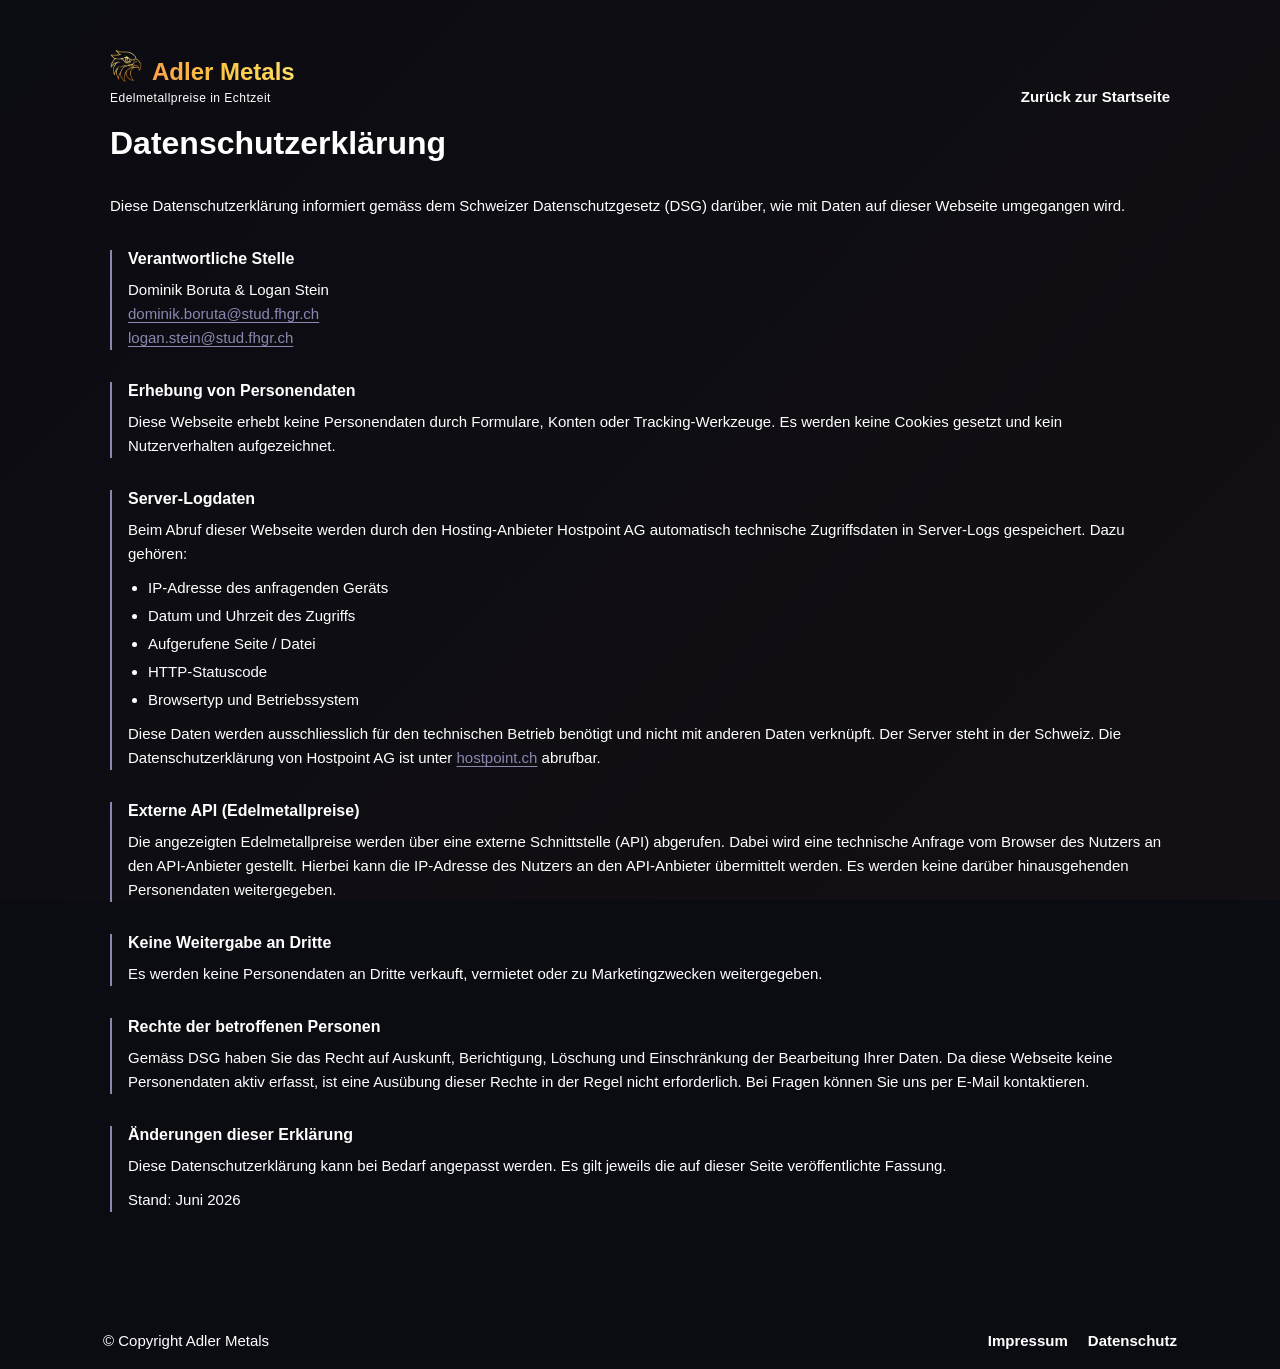
<file: datenschutz.html>
<!doctype html>
<html lang="de">
  <head>
    <meta charset="UTF-8" />
    <meta name="viewport" content="width=device-width, initial-scale=1.0" />
    <title>Datenschutz – Adler Metals</title>
    <link rel="stylesheet" href="style.css" />
  </head>
  <body>
    <div class="layout">
      <header>
        <div class="headercontainer">
          <div class="titlecontainer">
            <div class="logocontainer">
              <img
                class="logo"
                src="assets/img/Adler-Metals-Logo.webp"
                alt="Logo of an Eagle"
              />
            </div>
            <h1 class="site-title">Adler Metals</h1>
          </div>
          <p class="subtitle">Edelmetallpreise in Echtzeit</p>
        </div>
        <div class="navcontainer">
          <nav>
            <a href="index.html">Zurück zur Startseite</a>
          </nav>
        </div>
      </header>

      <main class="legal-page">
        <h2 class="legal-title">Datenschutzerklärung</h2>
        <p class="legal-intro">
          Diese Datenschutzerklärung informiert gemäss dem Schweizer
          Datenschutzgesetz (DSG) darüber, wie mit Daten auf dieser Webseite
          umgegangen wird.
        </p>

        <section class="legal-section">
          <h3>Verantwortliche Stelle</h3>
          <p>
            Dominik Boruta &amp; Logan Stein<br />
            <a href="mailto:dominik.boruta@stud.fhgr.ch"
              >dominik.boruta@stud.fhgr.ch</a
            ><br />
            <a href="mailto:logan.stein@stud.fhgr.ch"
              >logan.stein@stud.fhgr.ch</a
            >
          </p>
        </section>

        <section class="legal-section">
          <h3>Erhebung von Personendaten</h3>
          <p>
            Diese Webseite erhebt keine Personendaten durch Formulare, Konten
            oder Tracking-Werkzeuge. Es werden keine Cookies gesetzt und kein
            Nutzerverhalten aufgezeichnet.
          </p>
        </section>

        <section class="legal-section">
          <h3>Server-Logdaten</h3>
          <p>
            Beim Abruf dieser Webseite werden durch den Hosting-Anbieter
            Hostpoint AG automatisch technische Zugriffsdaten in Server-Logs
            gespeichert. Dazu gehören:
          </p>
          <ul>
            <li>IP-Adresse des anfragenden Geräts</li>
            <li>Datum und Uhrzeit des Zugriffs</li>
            <li>Aufgerufene Seite / Datei</li>
            <li>HTTP-Statuscode</li>
            <li>Browsertyp und Betriebssystem</li>
          </ul>
          <p>
            Diese Daten werden ausschliesslich für den technischen Betrieb
            benötigt und nicht mit anderen Daten verknüpft. Der Server steht in
            der Schweiz. Die Datenschutzerklärung von Hostpoint AG ist unter
            <a
              href="https://www.hostpoint.ch/hostpoint/datenschutz.html"
              target="_blank"
              rel="noopener noreferrer"
              >hostpoint.ch</a
            >
            abrufbar.
          </p>
        </section>

        <section class="legal-section">
          <h3>Externe API (Edelmetallpreise)</h3>
          <p>
            Die angezeigten Edelmetallpreise werden über eine externe
            Schnittstelle (API) abgerufen. Dabei wird eine technische Anfrage
            vom Browser des Nutzers an den API-Anbieter gestellt. Hierbei kann
            die IP-Adresse des Nutzers an den API-Anbieter übermittelt werden.
            Es werden keine darüber hinausgehenden Personendaten weitergegeben.
          </p>
        </section>

        <section class="legal-section">
          <h3>Keine Weitergabe an Dritte</h3>
          <p>
            Es werden keine Personendaten an Dritte verkauft, vermietet oder
            zu Marketingzwecken weitergegeben.
          </p>
        </section>

        <section class="legal-section">
          <h3>Rechte der betroffenen Personen</h3>
          <p>
            Gemäss DSG haben Sie das Recht auf Auskunft, Berichtigung,
            Löschung und Einschränkung der Bearbeitung Ihrer Daten. Da diese
            Webseite keine Personendaten aktiv erfasst, ist eine Ausübung
            dieser Rechte in der Regel nicht erforderlich. Bei Fragen können
            Sie uns per E-Mail kontaktieren.
          </p>
        </section>

        <section class="legal-section">
          <h3>Änderungen dieser Erklärung</h3>
          <p>
            Diese Datenschutzerklärung kann bei Bedarf angepasst werden. Es
            gilt jeweils die auf dieser Seite veröffentlichte Fassung.
          </p>
          <p>Stand: Juni 2026</p>
        </section>
      </main>

    </div>
    <footer>
      <div class="footer">
        <div class="copierightcontainer">
          <p>© Copyright Adler Metals</p>
        </div>
        <div class="footer-navcontainer">
          <nav>
            <a href="impressum.html">Impressum</a>
            <a href="datenschutz.html">Datenschutz</a>
          </nav>
        </div>
      </div>
    </footer>
  </body>
</html>
</file>
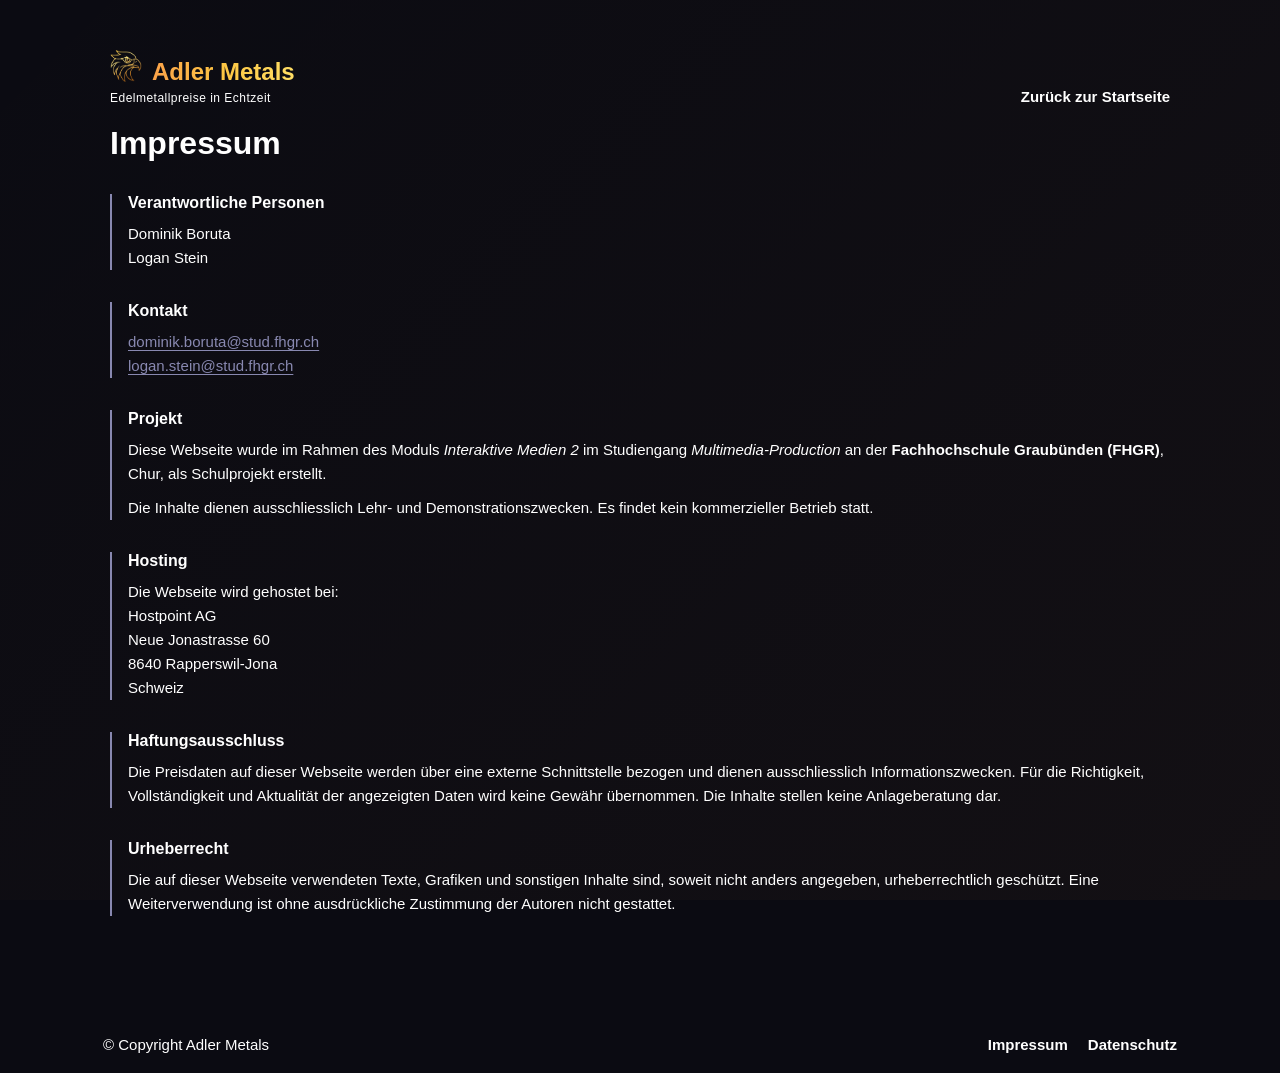
<file: impressum.html>
<!doctype html>
<html lang="de">
  <head>
    <meta charset="UTF-8" />
    <meta name="viewport" content="width=device-width, initial-scale=1.0" />
    <title>Impressum – Adler Metals</title>
    <link rel="stylesheet" href="style.css" />
  </head>
  <body>
    <div class="layout">
      <header>
        <div class="headercontainer">
          <div class="titlecontainer">
            <div class="logocontainer">
              <img
                class="logo"
                src="assets/img/Adler-Metals-Logo.webp"
                alt="Logo of an Eagle"
              />
            </div>
            <h1 class="site-title">Adler Metals</h1>
          </div>
          <p class="subtitle">Edelmetallpreise in Echtzeit</p>
        </div>
        <div class="navcontainer">
          <nav>
            <a href="index.html">Zurück zur Startseite</a>
          </nav>
        </div>
      </header>

      <main class="legal-page">
        <h2 class="legal-title">Impressum</h2>

        <section class="legal-section">
          <h3>Verantwortliche Personen</h3>
          <p>Dominik Boruta<br />Logan Stein</p>
        </section>

        <section class="legal-section">
          <h3>Kontakt</h3>
          <p>
            <a href="mailto:dominik.boruta@stud.fhgr.ch"
              >dominik.boruta@stud.fhgr.ch</a
            ><br />
            <a href="mailto:logan.stein@stud.fhgr.ch"
              >logan.stein@stud.fhgr.ch</a
            >
          </p>
        </section>

        <section class="legal-section">
          <h3>Projekt</h3>
          <p>
            Diese Webseite wurde im Rahmen des Moduls
            <em>Interaktive Medien 2</em> im Studiengang
            <em>Multimedia-Production</em> an der
            <strong>Fachhochschule Graubünden (FHGR)</strong>, Chur, als
            Schulprojekt erstellt.
          </p>
          <p>
            Die Inhalte dienen ausschliesslich Lehr- und Demonstrationszwecken.
            Es findet kein kommerzieller Betrieb statt.
          </p>
        </section>

        <section class="legal-section">
          <h3>Hosting</h3>
          <p>
            Die Webseite wird gehostet bei:<br />
            Hostpoint AG<br />
            Neue Jonastrasse 60<br />
            8640 Rapperswil-Jona<br />
            Schweiz
          </p>
        </section>

        <section class="legal-section">
          <h3>Haftungsausschluss</h3>
          <p>
            Die Preisdaten auf dieser Webseite werden über eine externe
            Schnittstelle bezogen und dienen ausschliesslich
            Informationszwecken. Für die Richtigkeit, Vollständigkeit und
            Aktualität der angezeigten Daten wird keine Gewähr übernommen. Die
            Inhalte stellen keine Anlageberatung dar.
          </p>
        </section>

        <section class="legal-section">
          <h3>Urheberrecht</h3>
          <p>
            Die auf dieser Webseite verwendeten Texte, Grafiken und sonstigen
            Inhalte sind, soweit nicht anders angegeben, urheberrechtlich
            geschützt. Eine Weiterverwendung ist ohne ausdrückliche Zustimmung
            der Autoren nicht gestattet.
          </p>
        </section>
      </main>

    </div>
    <footer>
      <div class="footer">
        <div class="copierightcontainer">
          <p>© Copyright Adler Metals</p>
        </div>
        <div class="footer-navcontainer">
          <nav>
            <a href="impressum.html">Impressum</a>
            <a href="datenschutz.html">Datenschutz</a>
          </nav>
        </div>
      </div>
    </footer>
  </body>
</html>
</file>
<file: style.css>
*,
*::before,
*::after {
  box-sizing: border-box;
}

html,
body {
  margin: 0;
  padding: 0;
}

html {
  width: 100%;
}

/* #region Rootsettings */

:root {
  --textcolor1: #ffffff;
  --textcolor2: #8888b0;
  --green: #4caf7a;
  --red: #c53d3d;

  --gold: #e8b84a;
  --silver: #cbcbcc;
  --platinum: #cbd8f1;
  --palladium: #ddb3e2;

  --bgcolor1: #13131e;
  --bgcolor2: #0b0b12;
  --bgcolor3: #1c1c2a;

  /* Font Sizes */
  --fs-2xs: 0.6875rem;
  --fs-xs: 0.75rem;
  --fs-sm: 0.875rem;
  --fs-md: 1rem;
  --fs-lg: 1.25rem;
  --fs-xl: 1.5rem;
  --fs-display: 3.25rem;

  /*Background-Gradients */
  --bgtotal: linear-gradient(165deg, #08080c, #0e0e1a);
  --bgnews: linear-gradient(165deg, #08080c, #0e0e1a);
  --bgkaufen1: linear-gradient(165deg, #05060c, #13131e);
  --bgkaufen2: linear-gradient(120deg, transparent, rgba(217, 136, 69, 0.4));

  /*Button Gradients*/
  --btn1: linear-gradient(180deg, #39394a, #8888b0);

  /*Metall-Gradients */

  /*Gold*/
  --gold-btn-border: linear-gradient(
    135deg,
    rgba(188, 142, 33, 0.48),
    rgba(255, 204, 84, 0.6)
  );
  --gold-btn-fill: linear-gradient(90deg, #13131e, #1f1a0e);
  --gold-btn-text: linear-gradient(270deg, #fae5b7, #ffd8a5, #fae5b7);

  --gold-border-left: linear-gradient(
    235deg,
    rgba(231, 196, 118, 0.16),
    rgba(255, 204, 84, 0.8)
  );
  --gold-border-right: linear-gradient(
    135deg,
    rgba(231, 196, 118, 0.16),
    rgba(255, 204, 84, 0.8)
  );

  /*Silver*/
  --silver-btn-border: linear-gradient(
    135deg,
    rgba(175, 175, 175, 0.6),
    rgba(239, 239, 239, 0.6)
  );
  --silver-btn-fill: linear-gradient(90deg, #13131e, #29292c);
  --silver-btn-text: linear-gradient(90deg, #ffffff, #c4bfbf, #ffffff);

  --silver-border-left: linear-gradient(
    235deg,
    rgba(92, 100, 115, 0.5),
    #ffffff
  );
  --silver-border-right: linear-gradient(
    135deg,
    rgba(92, 100, 115, 0.5),
    #ffffff
  );

  /*Platinum*/
  --platinum-btn-border: linear-gradient(
    135deg,
    rgba(115, 137, 153, 0.6),
    rgba(192, 229, 255, 0.6)
  );
  --platinum-btn-fill: linear-gradient(90deg, #13131e, #282f34);
  --platinum-btn-text: linear-gradient(90deg, #ffffff, #b2c0d7, #ffffff);

  --platinum-border-left: linear-gradient(
    235deg,
    rgba(92, 100, 115, 0.5),
    #9ccaff
  );
  --platinum-border-right: linear-gradient(
    135deg,
    rgba(92, 100, 115, 0.5),
    #9ccaff
  );

  /*Palladium*/
  --palladium-btn-border: linear-gradient(
    135deg,
    rgba(101, 83, 110, 0.6),
    rgba(195, 161, 212, 0.6)
  );
  --palladium-btn-fill: linear-gradient(90deg, #13131e, #292035);
  --palladium-btn-text: linear-gradient(90deg, #ffffff, #cdcaeb, #ffffff);

  --palladium-border-left: linear-gradient(
    235deg,
    rgba(127, 123, 129, 0.5),
    #b880be
  );
  --palladium-border-right: linear-gradient(
    135deg,
    rgba(127, 123, 129, 0.5),
    #b880be
  );
}

/* #endregion Rootsettings */

.layout {
  display: grid;
  align-items: center;
  justify-content: center;
  grid-template-columns: minmax(0, 1fr);
  gap: 55px;
  max-width: 1114px;
  width: 100%;
  margin-inline: auto;
  padding: 20px;
  flex: 1;
  margin-bottom: 30px;
}

/* #region Header */
body {
  background: var(--bgcolor2);
  background-image: linear-gradient(
    135deg,
    transparent 0%,
    rgba(217, 136, 69, 0.04) 100%
  );
  background-attachment: fixed;
  color: white;
  font-family: "Roboto", sans-serif;
  margin: 0;
  display: flex;
  flex-direction: column;
  min-height: 100vh;
}

header {
  display: flex;
  flex-direction: row;
  justify-content: space-between;
  align-items: last baseline;

  margin-top: 20px;
  width: 100%;
  max-width: 1114px;
  margin-inline: auto;
}

.headercontainer {
  display: flex;
  flex-direction: column;
  gap: 5px;
}

.logocontainer {
  width: 2rem;
}

.logocontainer img {
  height: 2rem;
}

.titlecontainer {
  display: flex;
  flex-direction: row;
  gap: 10px;
}

.site-title {
  font-weight: medium;
  font-size: var(--fs-lg);
  background: linear-gradient(90deg, #fba249, #fdc643, #ffde65);
  -webkit-background-clip: text;
  background-clip: text;
  -webkit-text-fill-color: transparent; /* Fallback for Safari */
  color: transparent;
  padding: 0;
  margin: 0;
  line-height: 0.2; /* Shrinks space on both top AND bottom */
  padding-top: 20px; /* Restores the space on top, effectively only trimming the bottom */
}

.subtitle {
  font-size: var(--fs-xs);
  font-weight: regular;
  padding: 0;
  margin: 0;
  letter-spacing: 0.04em;
}

h1,
h2,
p {
  margin: 0;
  padding: 0;
}

img {
  max-width: 100%;
}

nav {
  display: flex;
  flex-direction: row;
  align-items: flex-start;
  gap: 10px;
}

nav a,
nav a:visited {
  position: relative;
  padding: 0px;
  text-decoration: none;
  color: white;
  font-size: var(--fs-sm);
  font-weight: bold;
  text-align: right;
}

nav a::after {
  content: "";
  position: absolute;
  width: 0;
  height: 2px;
  bottom: -4px;
  left: 0;
  background-color: var(--textcolor2);
  transition: width 0.3s ease-in-out;
}

nav a:hover::after {
  width: 100%;
}

nav a:hover {
  color: var(--textcolor2);
  text-decoration: none;
}

/* #endregion Header */

/* #region Tracker */

.edelmetaltracker_container {
  display: flex;
  flex-direction: column;
  gap: 20px;
  margin-bottom: 20px;
}

/* #region Edelmetalwahl */

.edelmetal_wahl {
  display: flex;
  flex-wrap: nowrap;
  justify-content: flex-start;
  gap: 10px;
  min-width: 0px;
}

.metal-btn {
  flex: 1 1 auto;
  min-width: 80px;
  border-radius: 8px;
  padding: 8px 16px;
  font-weight: 600;
  font-size: var(--fs-md);
  height: 43px;
  border: 1.5px solid transparent;
  display: flex;
  justify-content: center;
  align-items: center;
  cursor: pointer;
}

.metal-btn.gold {
  background:
    var(--gold-btn-fill) padding-box,
    var(--gold-btn-border) border-box;
  min-width: 60px;
}

.metal-btn.gold .metal-icon {
  background: var(--gold-btn-text);
  -webkit-background-clip: text;
  background-clip: text;
  -webkit-text-fill-color: transparent;
  color: transparent;
}

.metal-btn.silver {
  background:
    var(--silver-btn-fill) padding-box,
    var(--silver-btn-border) border-box;
  min-width: 60px;
}

.metal-btn.silver .metal-icon {
  background: var(--silver-btn-text);
  -webkit-background-clip: text;
  background-clip: text;
  -webkit-text-fill-color: transparent;
  color: transparent;
}

.metal-btn.platinum {
  background:
    var(--platinum-btn-fill) padding-box,
    var(--platinum-btn-border) border-box;
}

.metal-btn.platinum .metal-icon {
  background: var(--platinum-btn-text);
  -webkit-background-clip: text;
  background-clip: text;
  -webkit-text-fill-color: transparent;
  color: transparent;
}

.metal-btn.palladium {
  background:
    var(--palladium-btn-fill) padding-box,
    var(--palladium-btn-border) border-box;
}

.metal-btn.palladium .metal-icon {
  background: var(--palladium-btn-text);
  -webkit-background-clip: text;
  background-clip: text;
  -webkit-text-fill-color: transparent;
  color: transparent;
}

/* #endregion Edelmetalwahl */

/* #region Pricetracker */

#price-container {
  border: 1px solid transparent;
  border-radius: 12px;
  padding: 20px;
  display: flex;
  flex-direction: column;
  justify-content: space-between;
  height: 100%;
  min-height: 170px;
}

.price-container-gold {
  background:
    radial-gradient(
        circle at 80% 50%,
        rgba(253, 198, 67, 0.1) 0%,
        transparent 60%
      )
      padding-box,
    linear-gradient(var(--bgcolor1), var(--bgcolor2)) padding-box,
    var(--gold-border-right) border-box;
}

.price-container-silver {
  background:
    radial-gradient(
        circle at 80% 50%,
        rgba(250, 241, 220, 0.1) 0%,
        transparent 60%
      )
      padding-box,
    linear-gradient(var(--bgcolor1), var(--bgcolor2)) padding-box,
    var(--silver-border-right) border-box;
}

.price-container-platinum {
  background:
    radial-gradient(
        circle at 80% 50%,
        rgba(74, 198, 232, 0.1) 0%,
        transparent 60%
      )
      padding-box,
    linear-gradient(var(--bgcolor1), var(--bgcolor2)) padding-box,
    var(--platinum-border-right) border-box;
}

.price-container-palladium {
  background:
    radial-gradient(
        circle at 80% 50%,
        rgba(129, 74, 232, 0.1) 0%,
        transparent 60%
      )
      padding-box,
    linear-gradient(var(--bgcolor1), var(--bgcolor2)) padding-box,
    var(--palladium-border-right) border-box;
}
.price-header {
  display: flex;
  justify-content: space-between;
  align-items: center;
  font-size: var(--fs-sm);
  font-weight: bold;
}

.metal-name {
  text-transform: capitalize;
}

.price-display {
  display: flex;
  flex-direction: column;
  gap: 0px;
}

.liveindicator {
  display: flex;
  align-items: center;
  justify-content: center;
  gap: 5px;
}

.live-dot {
  animation: pulsieren 4s infinite;
  background-color: var(--green);
  border-radius: 50%;
  display: inline-block;
}

@keyframes pulsieren {
  0% {
    width: 4px;
    height: 4px;
    opacity: 40%;
  }
  50% {
    width: 5px;
    height: 5px;
    opacity: 100%;
  }
  100% {
    width: 4px;
    height: 4px;
    opacity: 40%;
  }
}

.live-text {
  color: var(--green);
  font-weight: 700;
}

.price-value {
  font-size: var(--fs-display);
  font-weight: bold;
}

.price-currency,
.slash,
.unit-label,
.change-value,
.change-label {
  font-size: var(--fs-2xs);
}

/* #endregion Pricetracker */

/* #region Währung und Einheits Buttons */

#lottie-btn-oben,
#lottie-btn-unten,
#lottie-btn-2-oben,
#lottie-btn-2-unten {
  width: 100%;
  height: 100%;
  cursor: pointer;
  border: none;
  background: none;
  padding: 0;
  display: flex;
  align-items: flex-start;
  justify-content: flex-start;
}

.waehrungundeinheitcontainer {
  display: flex;
  flex-direction: row;
  gap: 20px;
}

.waehrungscontainer {
  background:
    linear-gradient(var(--bgcolor1), var(--bgcolor1)) padding-box,
    var(--btn1) border-box;
  border: 1px solid transparent;
  border-radius: 12px;
  display: flex;
  flex-direction: column;
  padding: 20px;
  gap: 10px;
}

.einheitscontainer {
  background:
    linear-gradient(var(--bgcolor1), var(--bgcolor1)) padding-box,
    var(--btn1) border-box;
  border: 1px solid transparent;
  border-radius: 12px;
  display: flex;
  flex-direction: column;
  padding: 20px;
  gap: 10px;
}

.btn-einheit {
  background:
    linear-gradient(var(--bgcolor1), var(--bgcolor1)) padding-box,
    var(--btn1) border-box;
  color: var(--textcolor1);
  border: 1px solid transparent;
  border-radius: 12px;
  padding: 10px 20px;
  gap: 10px;
  display: flex;
  align-items: center;
  justify-content: center;
}

.buttoncontainer {
  display: flex;
  flex-direction: column;
  gap: 10px;
}

.btn-waerung {
  background:
    linear-gradient(var(--bgcolor1), var(--bgcolor1)) padding-box,
    var(--btn1) border-box;
  color: var(--textcolor1);
  border: 1px solid transparent;
  border-radius: 12px;
  display: flex;
  align-items: center;
  justify-content: center;
  padding: 10px 20px;
}

.waehrungs-label,
.einheits-label {
  color: var(--textcolor2);
  font-size: var(--fs-2xs);
}

/* #endregion Währung und Einheits Buttons */

/* #region Graphen */

.graphcontainer {
  display: flex;
  flex-direction: column;
  gap: 20px;
}

/* #region Graphencontrolls */

.graphcontrols-container {
  background:
    linear-gradient(var(--bgcolor1), var(--bgcolor1)) padding-box,
    var(--btn1) border-box;
  border: 1px solid transparent;
  border-radius: 12px;
  display: flex;
  flex-direction: column;
  padding: 8px 15px;
  height: 59px;
  gap: 5px;
}

.graphcontrolbtns {
  display: flex;
  flex-direction: row;
  align-items: center;
  justify-content: space-around;
  gap: 15px;
}

.graphcontrols-label {
  color: var(--textcolor2);
  font-size: var(--fs-2xs);
  font-weight: bold;
}

.btn-zeitspanne {
  background:
    linear-gradient(var(--bgcolor1), var(--bgcolor1)) padding-box,
    var(--btn1) border-box;
  color: var(--textcolor1);
  border-radius: 8px;
  padding: 8px 0px;
  font-weight: 600;
  font-size: var(--fs-xs);
  height: 26px;
  width: 65px;
  border: 1.5px solid transparent;
  display: grid;
  place-items: center;
  cursor: pointer;
  display: flex;
  align-items: center;
  justify-content: center;
}

/* #endregion Graphencontrolls */

/* #region graphdisplay */
.graph-header {
  display: flex;
  justify-content: space-between;
  align-items: center;
  font-size: var(--fs-sm);
  font-weight: bold;
}

.graph {
  background:
    linear-gradient(var(--bgcolor1), var(--bgcolor1)) padding-box,
    var(--gold-border-right) border-box;
  border: 1px solid transparent;
  border-radius: 12px;
  display: flex;
  flex-direction: column;
  padding: 20px;
  gap: 10px;
  height: 300px; /* Changed from min-height to height to stop the infinite growth loop */
}

.graph-gold {
  background:
    linear-gradient(var(--bgcolor1), var(--bgcolor1)) padding-box,
    var(--gold-border-right) border-box;
}

.graph-silver {
  background:
    linear-gradient(var(--bgcolor1), var(--bgcolor1)) padding-box,
    var(--silver-border-right) border-box;
}

.graph-platinum {
  background:
    linear-gradient(var(--bgcolor1), var(--bgcolor1)) padding-box,
    var(--platinum-border-right) border-box;
}

.graph-palladium {
  background:
    linear-gradient(var(--bgcolor1), var(--bgcolor1)) padding-box,
    var(--palladium-border-right) border-box;
}

.graphdisplaycontainer {
  background:
    linear-gradient(var(--bgcolor1), var(--bgcolor1)) padding-box,
    var(--btn1) border-box;
  border: 1px solid transparent;
  border-radius: 12px;
  position: relative;
  height: 100%;
  min-height: 200px;
  overflow: hidden;
  padding: 20px;
  gap: 10px;
}

#chart-placeholder {
  display: none; /* Initially hidden, will be shown if there's an error */
  position: absolute;
  top: 50%;
  left: 50%;
  transform: translate(-50%, -50%);
  color: var(--textcolor2);
  font-size: var(--fs-sm);
}

#priceChart {
  display: block;
}

/* #endregion Graphen */

/* #region Nachrichten*/
.newssection {
  background: var(--bgnews) padding-box;
  display: flex;
  flex-direction: column;
  gap: 15px;
}

.newscontainer {
  display: flex;
  flex-direction: column;
  gap: 15px;
}

.news-label {
  font-size: var(--fs-xl);
  font-weight: bold;
  padding-left: 20px;
}

.articlecontainer {
  background:
    linear-gradient(var(--bgcolor1), var(--bgcolor1)) padding-box,
    var(--btn1) border-box;
  border: 1px solid transparent;
  border-radius: 12px;
  display: flex;
  flex-direction: column;
  padding: 20px;
  gap: 10px;
}

.articletitle {
  font-size: var(--fs-md);
}

.articletext {
  font-size: var(--fs-sm);
}

.weiterlesen-button-container {
  display: flex;
  justify-content: flex-end;
}

.weiterlesen-btn {
  background:
    linear-gradient(var(--bgcolor1), var(--bgcolor1)) padding-box,
    var(--btn1) border-box;
  border: 1px solid transparent;
  color: var(--textcolor1);
  font-size: var(--fs-2xs);
  font-weight: bold;
  border-radius: 6px;
  height: 26px;
  width: 71px;
}

/* #endregion Nachrichten*/

/* #region Kaufen Verkaufen Section*/

.kaufen_verkaufen_section {
  display: flex;
  flex-direction: column;
  gap: 20px;
}

.kaufen-label {
  font-weight: bold;
  font-size: var(--fs-xl);
  padding: 0;
  margin-top: 30px;
}

.kaufen_verkaufen_container {
  display: flex;
  flex-direction: column;
  gap: 20px;
}

/* #region Kaufen Verkaufen Interface */

.kaufen_verkaufen_interfacecontainer {
  background:
    linear-gradient(rgba(30, 93, 59, 0.25), rgba(16, 42, 28, 0.15)) padding-box,
    linear-gradient(var(--bgcolor1), var(--bgcolor1)) padding-box,
    var(--btn1) border-box;
  border: 1px solid transparent;
  border-radius: 12px;
  display: flex;
  flex-direction: column;
  padding: 20px;
  gap: 10px;
  min-height: 220px;
}

/* #region Kaufen Verkaufen Header */
.kaufen_verkaufen_header {
  display: flex;
  flex-direction: row;
  gap: 15px;
  margin: 0;
}

.kaufen-label {
  font-size: var(--fs-md);
  font-weight: bold;
  color: var(--textcolor1);
  margin: 0;
  align-self: baseline;
  opacity: 1;
}

.verkaufen-label {
  font-size: var(--fs-md);
  font-weight: bold;
  color: var(--textcolor1);
  opacity: 0.5;
  margin: 0;
  align-self: baseline;
}

/* #region Toggle Button */

.kaufen_verkaufen-btn-toggle {
  background:
    linear-gradient(var(--bgcolor1), var(--bgcolor1)) padding-box,
    var(--btn1) border-box;
  color: var(--textcolor1);
  border: 1px solid transparent;
  border-radius: 10px;
  height: 20px;
  width: 40px;
  gap: 10px;
  position: relative;
  display: flex;
  align-items: center;
}

.btn-toggle {
  display: none;
}

.toggle-label {
  position: absolute;
  inset: 0;
  cursor: pointer;
}

.btn-toggle:checked + .toggle-label::after {
  transform: translateX(20px);
  background: var(--red);
  transition:
    transform 0.3s ease,
    background-color 0.3s ease;
}

.toggle-label::after {
  content: "";
  position: absolute;
  top: 0px;
  height: 18px;
  width: 18px;
  border-radius: 50%;
  background: var(--green);
  left: 0px;
  cursor: pointer;
  transition:
    transform 0.3s ease,
    background-color 0.3s ease;
}

/* #endregion Toggle Button */

/* #endregion Kaufen Verkaufen Header */

.kaufen_verkaufen-interface {
  display: flex;
  flex-direction: column;
  gap: 7px;
}

.menge-label {
  color: var(--textcolor2);
  font-size: var(--fs-xs);
  font-weight: bold;
}

/* #region Mengeneingabe */

.mengeneingabe {
  gap: 10px;
  background:
    linear-gradient(var(--bgcolor1), var(--bgcolor1)) padding-box,
    var(--btn1) border-box;
  border: 1px solid transparent;
  border-radius: 12px;
  position: relative;
  display: flex;
  flex-direction: row;
  height: 100%;
  width: 100%;
  justify-content: space-between;
  align-items: center;
  min-height: 56px;
}

input[type="number"]::-webkit-outer-spin-button,
input[type="number"]::-webkit-inner-spin-button {
  -webkit-appearance: none;
  margin: 0;
}

input[type="number"] {
  -moz-appearance: textfield; /* Firefox */
  appearance: textfield;
}

.mengeneingabeinput {
  background: transparent;
  border: none;
  position: relative;
  font-size: var(--fs-sm);
  color: var(--textcolor1);
  height: 100%;
  margin-left: 20px;
}

.mengeneingabeinput:focus {
  outline: none;
}

.einheitsanzeige {
  background:
    linear-gradient(var(--bgcolor1), var(--bgcolor1)) padding-box,
    var(--btn1) border-box;
  border: none;
  border-left: 1px solid transparent;
  border-radius: 12px;
  border-top-left-radius: 0;
  border-bottom-left-radius: 0;
  display: flex;
  width: 70px;
  align-items: center;
  justify-content: center;
  gap: 2px;
  font-size: var(--fs-md);
  color: var(--textcolor1);
  align-self: stretch;
}

.einheitsanzeige span {
  border: none;
  background: transparent;
  font-weight: bold;
  font-size: var(--fs-sm);
  font-weight: bold;
}

/* #endregion Mengeneingabe */

.kaufen_verkaufen-btn-container {
  position: relative;
  display: flex;
  justify-content: flex-end;
  gap: 10px;
}

.kaufen_verkaufen-btn {
  background:
    linear-gradient(var(--bgcolor1), var(--bgcolor1)) padding-box,
    var(--btn1) border-box;
  color: var(--textcolor1);
  border: 1px solid transparent;
  border-radius: 12px;
  padding: 10px 20px;
  gap: 10px;
  display: flex;
  align-items: center;
  transition: opacity 0.2s ease;
}

#coin-flip-overlay {
  position: absolute;
  width: 80px;
  height: 80px;

  left: 90%;
  top: 40%;

  transform: translate(-50%, -50%);
  pointer-events: none;
  display: none;
  z-index: 10;
}

.coinFlipText {
  position: absolute;
  left: 90%;
  top: 115%;               /* bottom area of animation */
  transform: translateX(-50%);
  font-size: 12px;
  color: var(--textcolor2);
  flex-wrap: nowrap;
  opacity: 0;
  transition: opacity 0.2s ease;
  pointer-events: none;
  z-index: 11;
}

#coin-flip-text {
  opacity: 0;
  transition: opacity 0.2s ease;
}


/* #endregion Kaufen Verkaufen Interface */

/* #region Bestandesrechner */

.bestandsrechnercontainer {
  background:
    linear-gradient(var(--bgcolor1), var(--bgcolor1)) padding-box,
    var(--btn1) border-box;
  border: 1px solid transparent;
  border-radius: 12px;
  display: flex;
  flex-direction: column;
  padding: 20px;
  gap: 10px;
  height: 193px;
}

.bestandesrechner-interface {
  display: flex;
  flex-direction: column;
  gap: 7px;
}

.bestandesrechner-mengeneingabeinput {
  background: transparent;
  border: none;
  position: relative;
  font-size: var(--fs-sm);
  color: var(--textcolor1);
  height: 100%;
  margin-left: 20px;
}

.bestandesrechner-mengeneingabeinput:focus {
  outline: none;
  border: none;
}

.bestandesrechner-einheitsanzeige {
  background:
    linear-gradient(var(--bgcolor1), var(--bgcolor1)) padding-box,
    var(--btn1) border-box;
  border: none;
  border-left: 1px solid transparent;
  border-radius: 12px;
  border-top-left-radius: 0;
  border-bottom-left-radius: 0;
  display: flex;
  width: 70px;
  align-items: center;
  justify-content: center;
  font-size: var(--fs-md);
  color: var(--textcolor1);
  align-self: stretch;
}

.Gesamtwert-interface {
  display: flex;
  flex-direction: column;
  align-items: flex-end;
  justify-content: flex-end;
  gap: 5px;
}

/* #endregion Bestandesrechner */

.kaufen_verkaufen_rechte_spalte,
.kaufen_verkaufen_linke_spalte {
  display: flex;
  flex-direction: column;
  gap: 20px;
}

.kaufen_verkaufen_imagecontainer {
  display: none;
}

/* #endregion Kaufen Verkaufen Section*/

/* Legal Pages */

.legal-page {
  display: flex;
  flex-direction: column;
  gap: 32px;
  padding: 20px 0 40px;
}

.legal-title {
  font-size: var(--fs-xl);
  font-weight: 700;
  color: var(--textcolor1);
  margin: 0;
  padding: 0;
}

.legal-intro {
  color: var(--textcolor1);
  font-size: var(--fs-sm);
  line-height: 1.6;
}

.legal-section {
  display: flex;
  flex-direction: column;
  gap: 10px;
  border-left: 2px solid var(--textcolor2);
  padding-left: 16px;
}

.legal-section h3 {
  font-size: var(--fs-md);
  font-weight: 600;
  color: var(--textcolor1);
  margin: 0;
  padding: 0;
}

.legal-section p,
.legal-section li {
  font-size: var(--fs-sm);
  color: var(--textcolor1);
  line-height: 1.6;
  margin: 0;
  padding: 0;
}

.legal-section ul {
  padding-left: 20px;
  margin: 0;
  display: flex;
  flex-direction: column;
  gap: 4px;
}

.legal-section a,
.legal-section a:visited {
  color: var(--textcolor2);
  text-decoration: underline;
  text-underline-offset: 3px;
}

.legal-section a:hover {
  color: var(--textcolor1);
}

/* Footer */

.footer-navcontainer,
.copierightcontainer {
  min-width: 0;
}

.copierightcontainer {
  font-size: var(--fs-xs);
}

.footer-navcontainer nav a,
.footer-navcontainer nav a:visited {
  font-size: var(--fs-xs);
}

.footer {
  display: flex;
  flex-direction: row;
  justify-content: space-between;
  align-items: center;
  padding: 20px;
  max-width: 1114px;
  margin-inline: auto;
}

/*  Responsive Design graphcontrolbts ab grösser als das grösste Handy */
@media (min-width: 431px) {
  .graphcontrolbtns {
    display: flex;
    justify-content: flex-start;
    gap: 20px;
  }
}

/*  Responsive Design Tablet */

@media (min-width: 600px) {
  /* Font Sizes Tablet */
  :root {
    --fs-2xs: 0.6875rem;
    --fs-xs: 0.75rem;
    --fs-sm: 0.875rem;
    --fs-md: 1rem;

    --fs-lg: 1.375rem;
    --fs-xl: 1.75rem;
    --fs-display: 3.25rem;
  }

  body {
    margin: 20px clamp(10px, 3vw, 40px);
  }

  header {
    flex-direction: row;
    align-items: last baseline;
  }

  .layout {
    grid-template-columns: minmax(0, 1fr);
    margin-bottom: 30px;
  }

  .trackersection {
    display: flex;
    flex-direction: column;
    gap: 30px;
  }

  #price-container {
    min-width: 350px;
  }

  .edelmetaltracker_container {
    display: flex;
    flex-direction: column;
    max-width: 374px;
  }

  .edelmetal_wahl {
    grid-area: wahl;
    display: flex;
    min-width: 0px;
    flex-wrap: nowrap;
  }

  .graphcontrols-container {
    display: flex;
    flex-direction: row;
    gap: 20px;
    align-items: center;
    min-width: 0px;
    padding: 0px 15px;
    width: 100%;
    height: 43px;
  }

  .graphcontrols-label {
    font-size: var(--fs-xs);
    color: var(--textcolor2);
    font-weight: bold;
  }

  .graphcontrolbtns {
    display: flex;
    justify-content: flex-start;
    gap: 20px;
  }

  .btn-zeitspanne {
    width: 80px;
    height: 31px;
    font-size: var(--fs-sm);
  }

  #price-container {
    grid-area: preis;
  }

  .waehrungundeinheitcontainer {
    display: flex;
    flex-direction: row;
    max-width: 100%;
  }

  /* region Kaufen / Verkaufen */

  h1.kaufen-label {
    font-size: var(--fs-xl);
    padding: 0;
    margin-top: 30px;
  }

  .kaufen_verkaufen_container {
    display: flex;
    flex-direction: row;
    align-items: flex-end;
    flex-wrap: wrap;
    gap: 30px;

    .kaufen_verkaufen_linke_spalte {
      display: flex;
      flex-direction: column;
      gap: 20px;
      max-width: 374px;
    }

    .kaufen_verkaufen_rechte_spalte {
      display: flex;
      flex-direction: column;
      justify-content: flex-start;
      gap: 20px;
      max-width: 374px;
    }

    .waehrungundeinheitcontainer {
      flex-direction: row;
      max-width: 100%;
    }

    .kaufen_verkaufen_imagecontainer {
      display: none;
    }
  }
}
/*  Responsive Design Desktop */

@media (min-width: 624px) {
  .footer-navcontainer nav a,
  .footer-navcontainer nav a:visited,
  .copierightcontainer {
    font-size: var(--fs-sm);
  }
}

@media (min-width: 950px) {
  /* Font Sizes Desktop */
  :root {
    --fs-2xs: 0.6875rem;
    --fs-xs: 0.75rem;

    --fs-sm: 0.9375rem;

    --fs-md: 1rem;

    --fs-lg: 1.5rem;
    --fs-xl: 2rem;
    --fs-display: 4rem;
  }

  .layout {
    grid-template-columns: minmax(0, 1fr); /* ← DAS ist der entscheidende Fix */
    align-items: flex-start;
    gap: 0px;
  }

  body {
    margin: 0;
  }

  .layout {
    padding: 30px 27px;
  }

  h1.kaufen-label {
    font-size: var(--fs-xl);
    padding: 0;
    margin-top: 30px;
  }

  nav {
    flex-direction: row;
    align-items: center;
    gap: 20px;
    min-width: 0;
  }

  /* region Trackersection */

  .trackersection {
    display: flex;
    flex-direction: row;
    align-items: stretch; /* Sorgt dafür, dass Graph und Tracker-Box gleich hoch sind */
    gap: 50px;
    min-width: 0;
  }

  .edelmetaltracker_container {
    display: flex;
    flex-direction: column;
    flex: 0 0 374px; /* Fixer Anker */
    min-width: 0;
    margin: 0;
  }

  .edelmetal_wahl {
    display: flex;
    min-width: 0px;
    flex-wrap: nowrap;
  }

  .waehrungundeinheitcontainer {
    flex-direction: row;
    max-width: 100%;
  }

  .graphcontainer {
    flex: 1;
    min-width: 0; /* Zwingt den Container zum Schrumpfen */
  }

  .graphcontrols-container {
    display: flex;
    flex-direction: row;
    gap: 12px;
    align-items: center;
    min-width: 0px;
    padding: 0px 15px;
    width: 100%;
    height: 43px;
  }

  .graphcontrols-label {
    font-size: var(--fs-xs);
    color: var(--textcolor2);
    font-weight: bold;
  }

  .graphcontrolbtns {
    display: flex;
    justify-content: flex-start;
    gap: 15px;
  }

  .btn-zeitspanne {
    width: 70px;
    height: 31px;
    font-size: var(--fs-sm);
  }
  .graph {
    flex: 1;
    height: 300px;
    min-width: 0;
    max-width: 100%;
  }

  /* #endregion Trackersection */

  /* region Kaufen / Verkaufen Section */

  .kaufen_verkaufen_section {
    min-width: 0;
  }

  .kaufen_verkaufen_body_container {
    display: flex;
    flex-direction: row;
    align-items: stretch;
    gap: 20px;
  }

  .kaufen_verkaufen_container {
    display: flex;
    flex-direction: row;
    align-items: flex-end;
    gap: 50px;
    flex: 0 0 auto;
    min-width: 0;
  }

  .kaufen_verkaufen_linke_spalte {
    display: flex;
    flex-direction: column;
    gap: 20px;
    max-width: 374px;
  }

  .kaufen_verkaufen_rechte_spalte {
    display: flex;
    flex-direction: column;
    justify-content: flex-start;
    gap: 20px;
    max-width: 374px;
  }

  .kaufen_verkaufen_imagecontainer {
    display: none;
  }
}

@media (min-width: 1040px) {
  .graphcontrols-label {
    font-size: var(--fs-xs);
    color: var(--textcolor2);
    font-weight: bold;
  }

  .graphcontrolbtns {
    display: flex;
    justify-content: flex-start;
    gap: 20px;
  }

  .btn-zeitspanne {
    width: 80px;
    height: 31px;
    font-size: var(--fs-sm);
  }

  .graphcontrols-container {
    min-width: 0px;
    padding: 0px 20px;
    width: 100%;
    height: 43px;
    gap: 20px;
  }

  .kaufen_verkaufen_body_container {
    align-items: center;
  }
  .kaufen_verkaufen_imagecontainer {
    display: flex;
    align-items: center;
    justify-content: center;
    flex: 1 1 200px;
    min-width: 0; /* Erlaubt das Schrumpfen des Bildes */
    overflow: hidden;
    width: 100%;
    height: 100%;
    object-fit: contain;
  }
}
</file>
